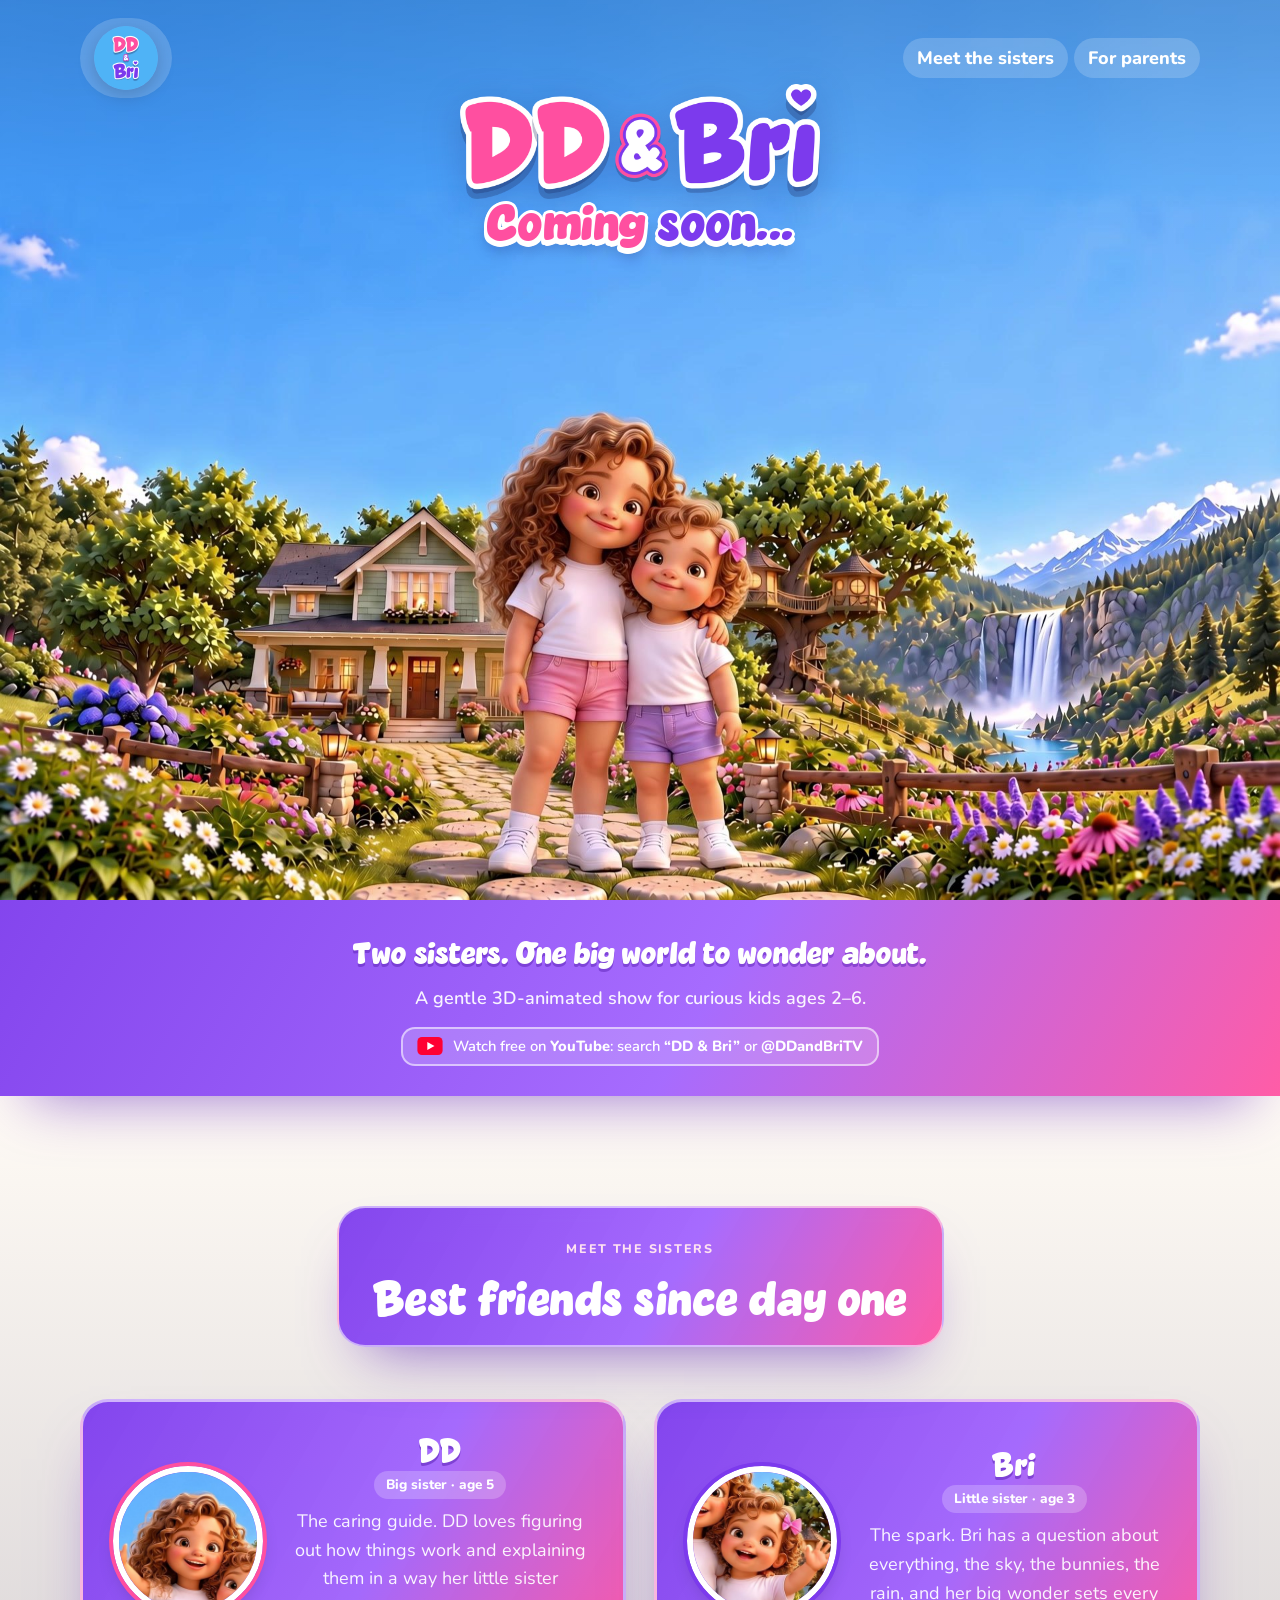
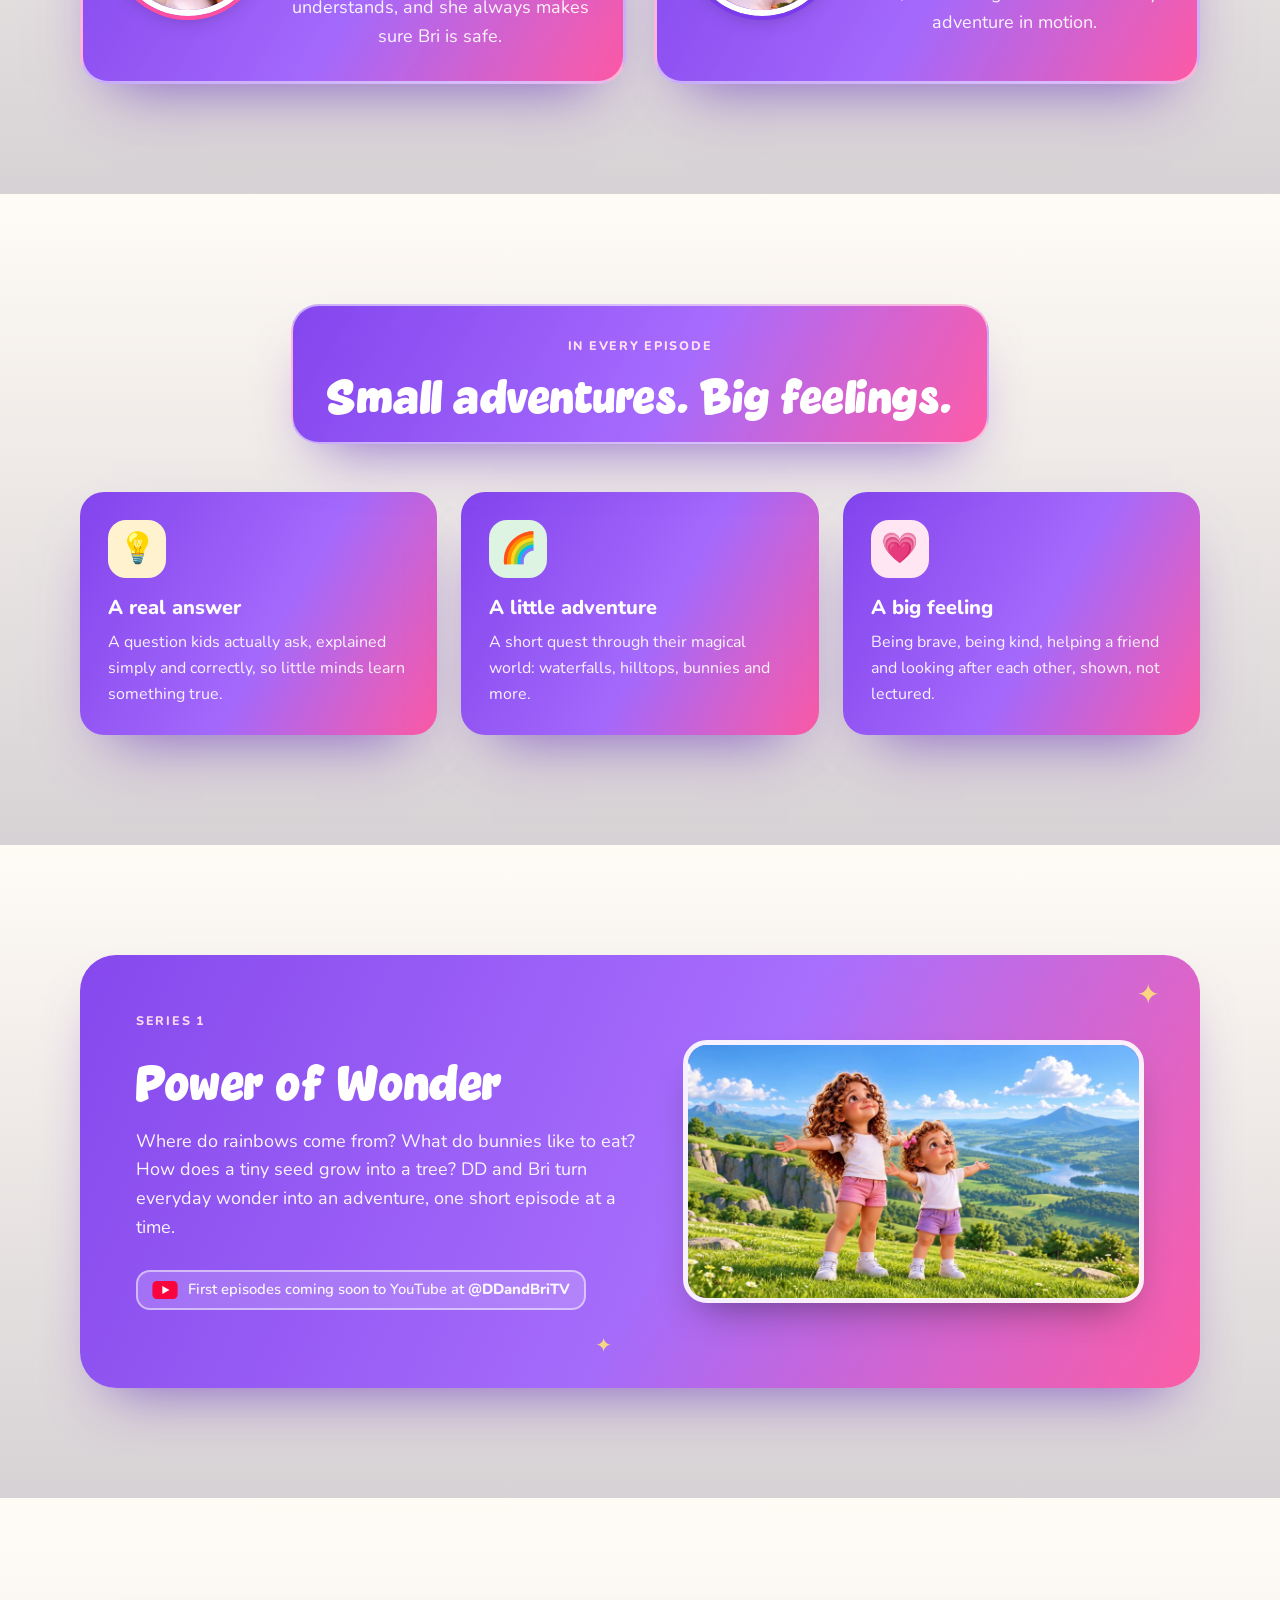
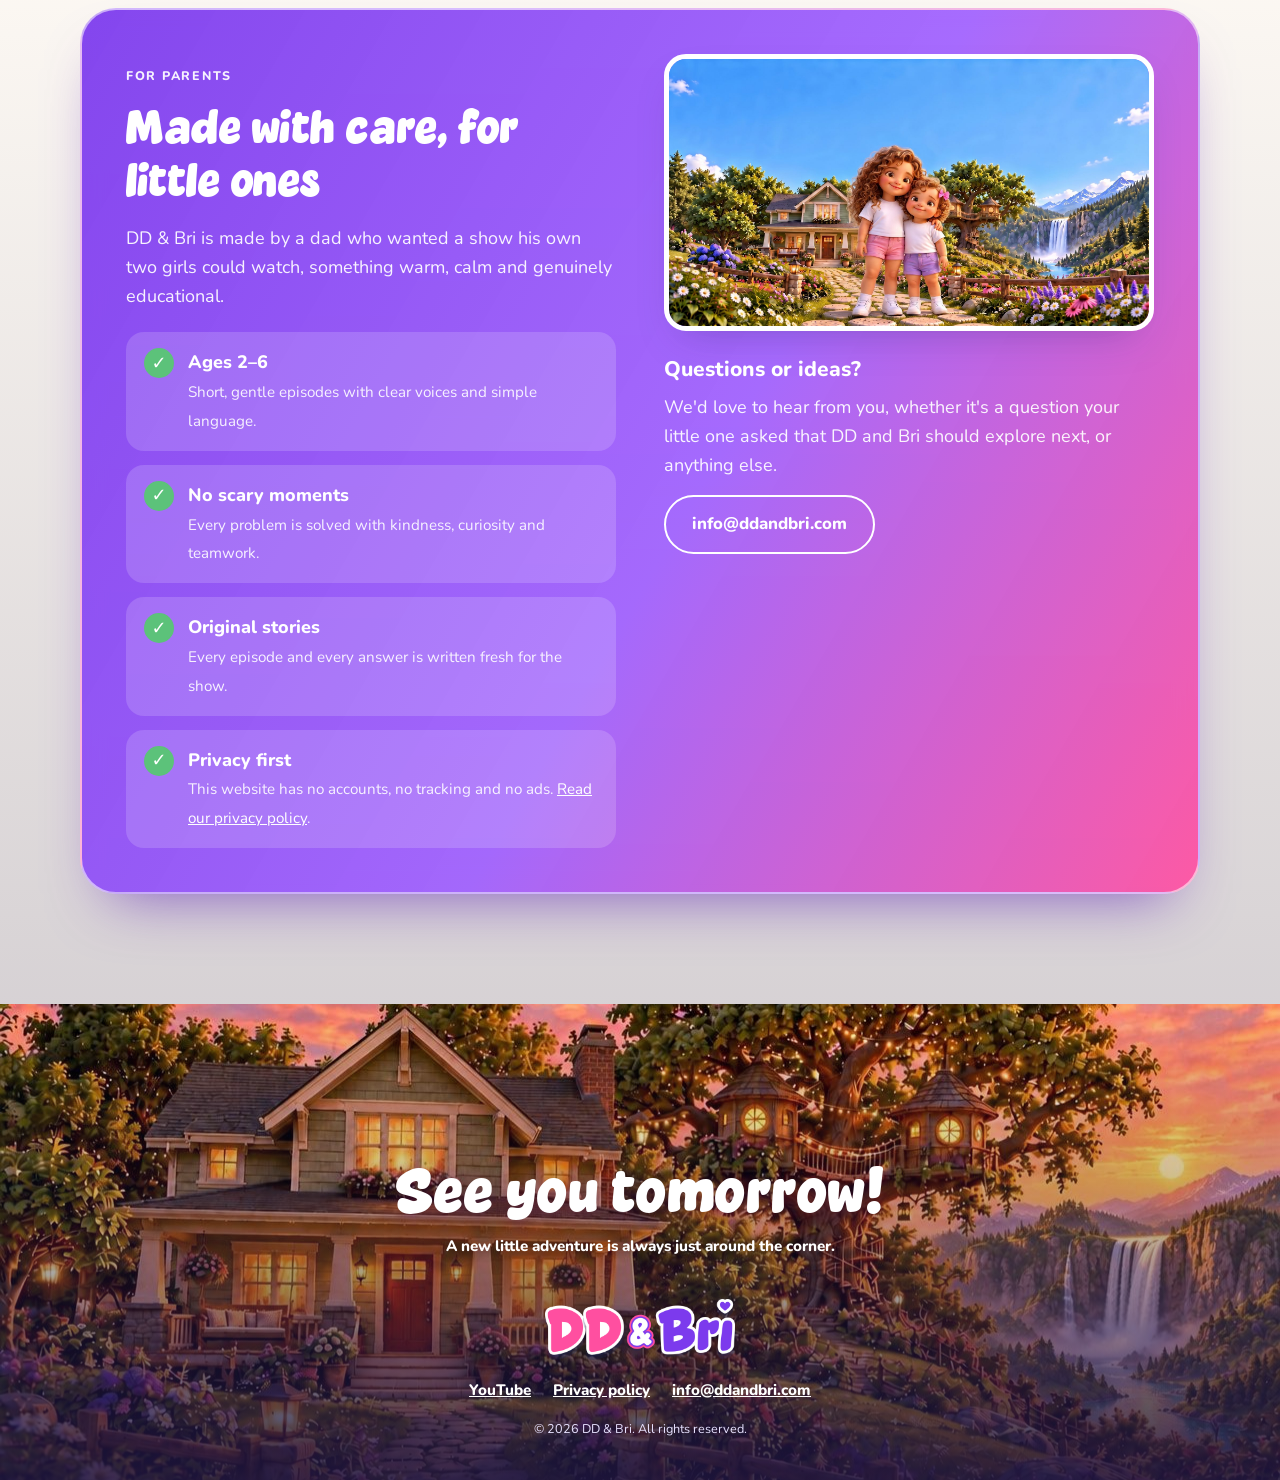
<file: index.html>
<!doctype html>
<html lang="en">
<head>
<meta charset="utf-8">
<meta name="viewport" content="width=device-width,initial-scale=1">
<title>DD &amp; Bri — two sisters, one big world to wonder about</title>
<meta name="description" content="DD &amp; Bri is a gentle 3D-animated show for kids ages 2–6. Big sister DD and little sister Bri explore their world, answer curious questions and learn to be kind, brave and helpful.">
<meta property="og:title" content="DD &amp; Bri">
<meta property="og:description" content="Two sisters. One big world to wonder about. A gentle 3D-animated show for kids ages 2–6.">
<meta property="og:image" content="https://ddandbri.com/assets/og-image.jpg">
<meta property="og:url" content="https://ddandbri.com/">
<meta name="theme-color" content="#4FB3F6">
<link rel="icon" href="assets/favicon.png">
<link rel="apple-touch-icon" href="assets/apple-touch-icon.png">
<link rel="preload" href="assets/fonts/vaseline-extra.woff2" as="font" type="font/woff2" crossorigin>
<link rel="preload" href="assets/hero-girls.jpg" as="image">
<link rel="stylesheet" href="assets/site.css?v=6">
</head>
<body>

<header class="nav">
  <div class="wrap">
    <a href="/" aria-label="DD &amp; Bri home"><img class="mini-logo" src="assets/icon-256.png" alt="DD &amp; Bri"></a>
    <ul>
      <li><a href="#meet">Meet the sisters</a></li>
      <li><a href="#parents">For parents</a></li>
    </ul>
  </div>
</header>

<section class="hero world-hero" aria-label="Welcome to DD and Bri's world">
  <span class="cloud c1"></span><span class="cloud c2"></span><span class="cloud c3"></span>
  <div class="wrap">
    <h1><img class="logo" src="assets/logo.png" alt="DD &amp; Bri"></h1>
    <p class="soon-title display"><span class="cb-pink">Coming</span> <span class="cb-purple">soon...</span></p>
  </div>
  <a class="scroll-cue" href="#meet">Come explore ↓</a>
</section>

<section class="hero-band" aria-label="Where to watch">
  <div class="wrap">
    <p class="tag">Two sisters. One big world to wonder about.</p>
    <p class="sub">A gentle 3D-animated show for curious kids ages 2–6.</p>
    <p class="where">
      <svg width="26" height="18" viewBox="0 0 28 20" aria-hidden="true"><rect width="28" height="20" rx="5" fill="#FF0033"/><path d="M11 5.5v9l8-4.5z" fill="#fff"/></svg>
      <span>Watch free on <b>YouTube</b>: search <b>“DD &amp; Bri”</b> or <b>@DDandBriTV</b></span>
    </p>
  </div>
</section>


<section id="meet" class="world" style="background-image:url(assets/waterfall.jpg)">
  <div class="wrap center">
    <div class="sign">
      <p class="eyebrow">Meet the sisters</p>
      <h2 class="display">Best friends since day one</h2>
    </div>
    <div class="sisters">
      <article class="sister dd">
        <img src="assets/dd.jpg" alt="DD, smiling with long curly hair" width="600" height="600">
        <div>
          <h3 class="display">DD</h3>
          <span class="age">Big sister · age 5</span>
          <p>The caring guide. DD loves figuring out how things work and explaining them in a way her little sister understands, and she always makes sure Bri is safe.</p>
        </div>
      </article>
      <article class="sister bri">
        <img src="assets/bri.jpg" alt="Bri, giggling with a pink bow in her hair" width="600" height="600">
        <div>
          <h3 class="display">Bri</h3>
          <span class="age">Little sister · age 3</span>
          <p>The spark. Bri has a question about everything, the sky, the bunnies, the rain, and her big wonder sets every adventure in motion.</p>
        </div>
      </article>
    </div>
  </div>
</section>

<section class="world" style="background-image:url(assets/w-valley.jpg)">
  <div class="wrap center">
    <div class="sign">
      <p class="eyebrow">In every episode</p>
      <h2 class="display">Small adventures. Big feelings.</h2>
    </div>
    <div class="features">
      <div class="feature"><div class="ico" aria-hidden="true">💡</div><h3>A real answer</h3><p>A question kids actually ask, explained simply and correctly, so little minds learn something true.</p></div>
      <div class="feature"><div class="ico" aria-hidden="true">🌈</div><h3>A little adventure</h3><p>A short quest through their magical world: waterfalls, hilltops, bunnies and more.</p></div>
      <div class="feature"><div class="ico" aria-hidden="true">💗</div><h3>A big feeling</h3><p>Being brave, being kind, helping a friend and looking after each other, shown, not lectured.</p></div>
    </div>
  </div>
</section>

<section class="world" style="background-image:url(assets/w-bridge.jpg)">
  <div class="wrap">
    <div class="series on-world">
      <span class="star" style="top:18px;right:40px;font-size:28px">✦</span>
      <span class="star" style="bottom:26px;left:46%;font-size:20px;animation-delay:-1.2s">✦</span>
      <div>
        <p class="eyebrow">Series 1</p>
        <h2 class="display">Power of Wonder</h2>
        <p>Where do rainbows come from? What do bunnies like to eat? How does a tiny seed grow into a tree? DD and Bri turn everyday wonder into an adventure, one short episode at a time.</p>
        <p class="where on-dark">
          <svg width="26" height="18" viewBox="0 0 28 20" aria-hidden="true"><rect width="28" height="20" rx="5" fill="#FF0033"/><path d="M11 5.5v9l8-4.5z" fill="#fff"/></svg>
          <span>First episodes coming soon to YouTube at <b>@DDandBriTV</b></span>
        </p>
      </div>
      <img src="assets/hilltop.jpg" width="1920" height="1080" alt="DD and Bri on a sunny hilltop looking out over a river valley">
    </div>
  </div>
</section>

<section id="parents" class="world" style="background-image:url(assets/bunnies.jpg)">
  <div class="wrap">
    <div class="glass parents">
      <div>
        <p class="eyebrow">For parents</p>
        <h2 class="display">Made with care, for little ones</h2>
        <p style="margin:0;color:var(--ink-soft)">DD &amp; Bri is made by a dad who wanted a show his own two girls could watch, something warm, calm and genuinely educational.</p>
        <ul class="checks">
          <li><span class="k">✓</span><div><b>Ages 2–6</b><small>Short, gentle episodes with clear voices and simple language.</small></div></li>
          <li><span class="k">✓</span><div><b>No scary moments</b><small>Every problem is solved with kindness, curiosity and teamwork.</small></div></li>
          <li><span class="k">✓</span><div><b>Original stories</b><small>Every episode and every answer is written fresh for the show.</small></div></li>
          <li><span class="k">✓</span><div><b>Privacy first</b><small>This website has no accounts, no tracking and no ads. <a href="/privacy/">Read our privacy policy</a>.</small></div></li>
        </ul>
      </div>
      <div>
        <img src="assets/home-scene.jpg" width="1800" height="1005" alt="DD with her arm around her little sister Bri in front of their house" style="border-radius:22px;border:5px solid #fff;box-shadow:var(--shadow);margin-bottom:22px">
        <h3 style="margin:0 0 6px">Questions or ideas?</h3>
        <p style="margin:0 0 16px;color:var(--ink-soft)">We'd love to hear from you, whether it's a question your little one asked that DD and Bri should explore next, or anything else.</p>
        <a class="btn btn-ghost" style="color:var(--purple);border-color:var(--purple)" href="mailto:info@ddandbri.com">info@ddandbri.com</a>
      </div>
    </div>
  </div>
</section>

<footer class="site-foot">
  <div class="wrap">
    <p class="display bye">See you tomorrow!</p>
    <p class="bye-sub">A new little adventure is always just around the corner.</p>
    <img class="f-logo" src="assets/logo.png" alt="DD &amp; Bri">
    <nav>
      <a href="https://www.youtube.com/@DDandBriTV" target="_blank" rel="noopener">YouTube</a>
      <a href="/privacy/">Privacy policy</a>
      <a href="mailto:info@ddandbri.com">info@ddandbri.com</a>
    </nav>
    <small>© 2026 DD &amp; Bri. All rights reserved.</small>
  </div>
</footer>
</body>
</html>
</file>
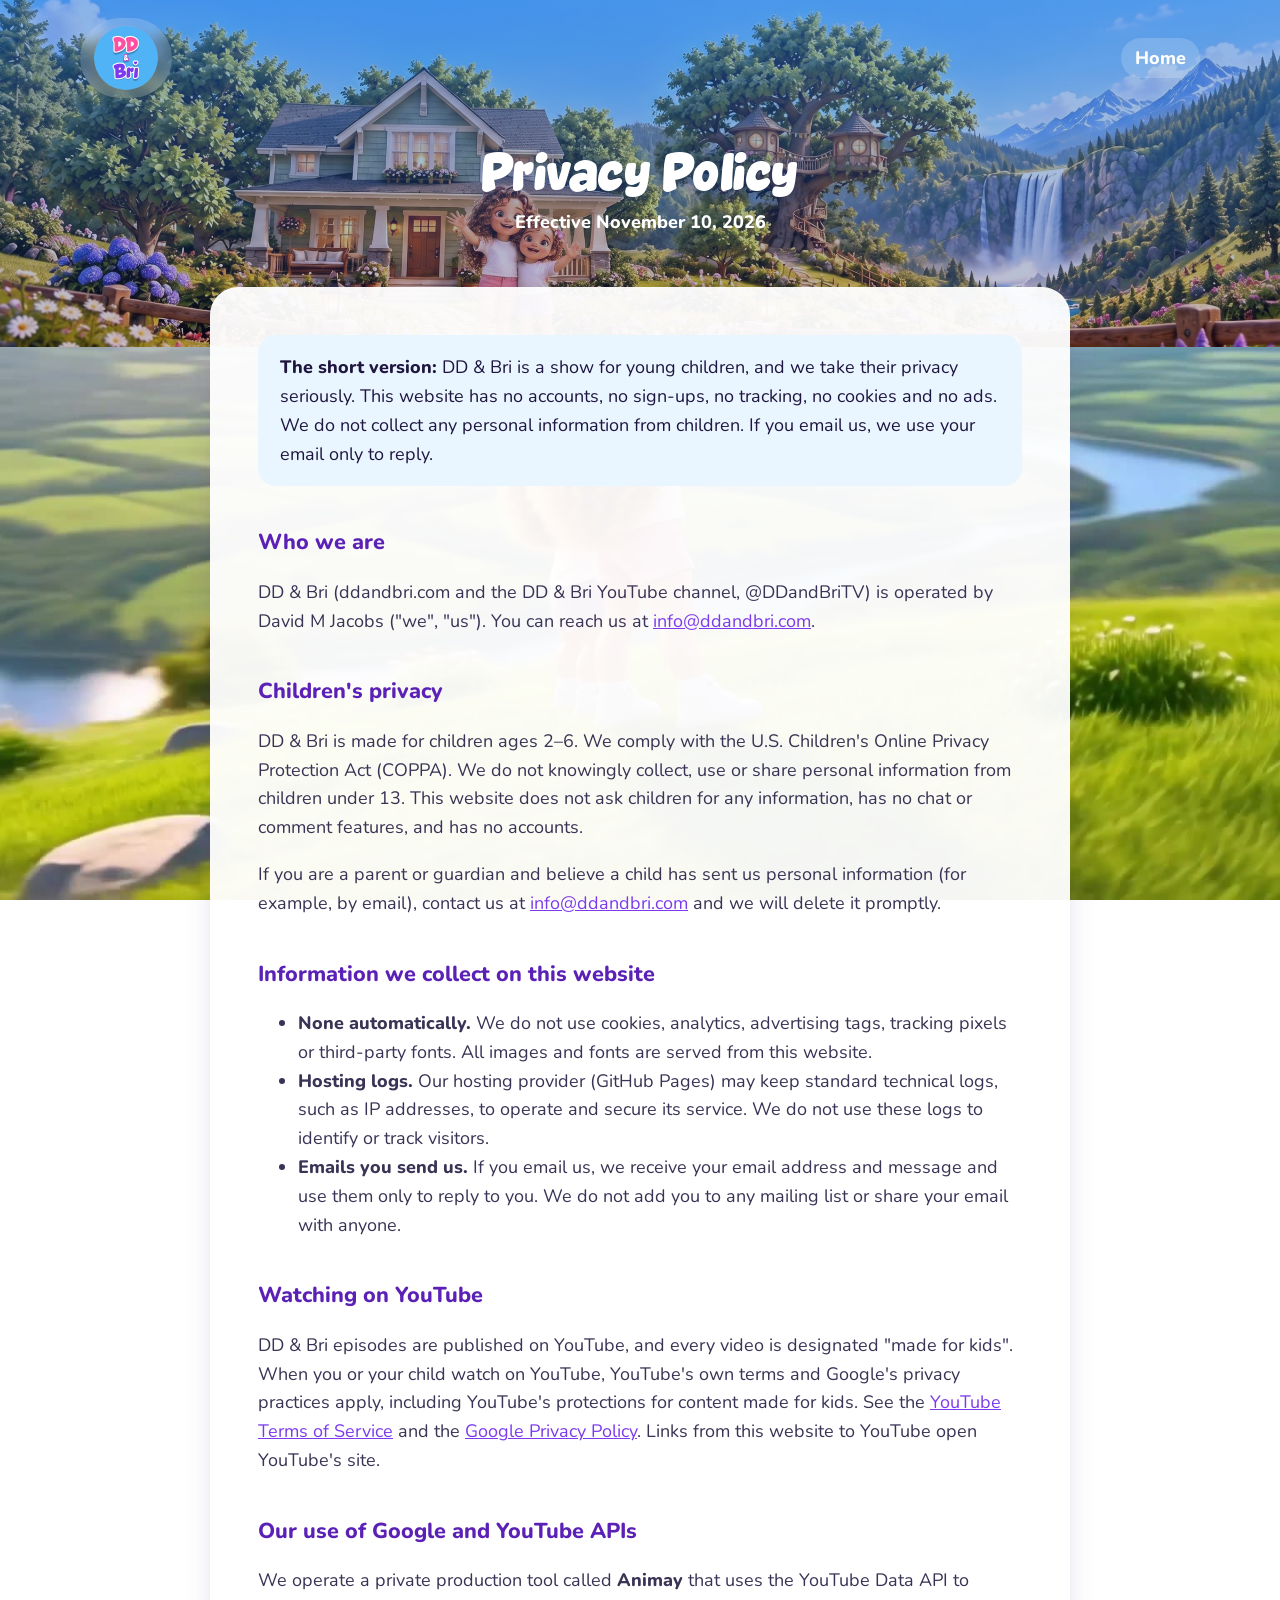
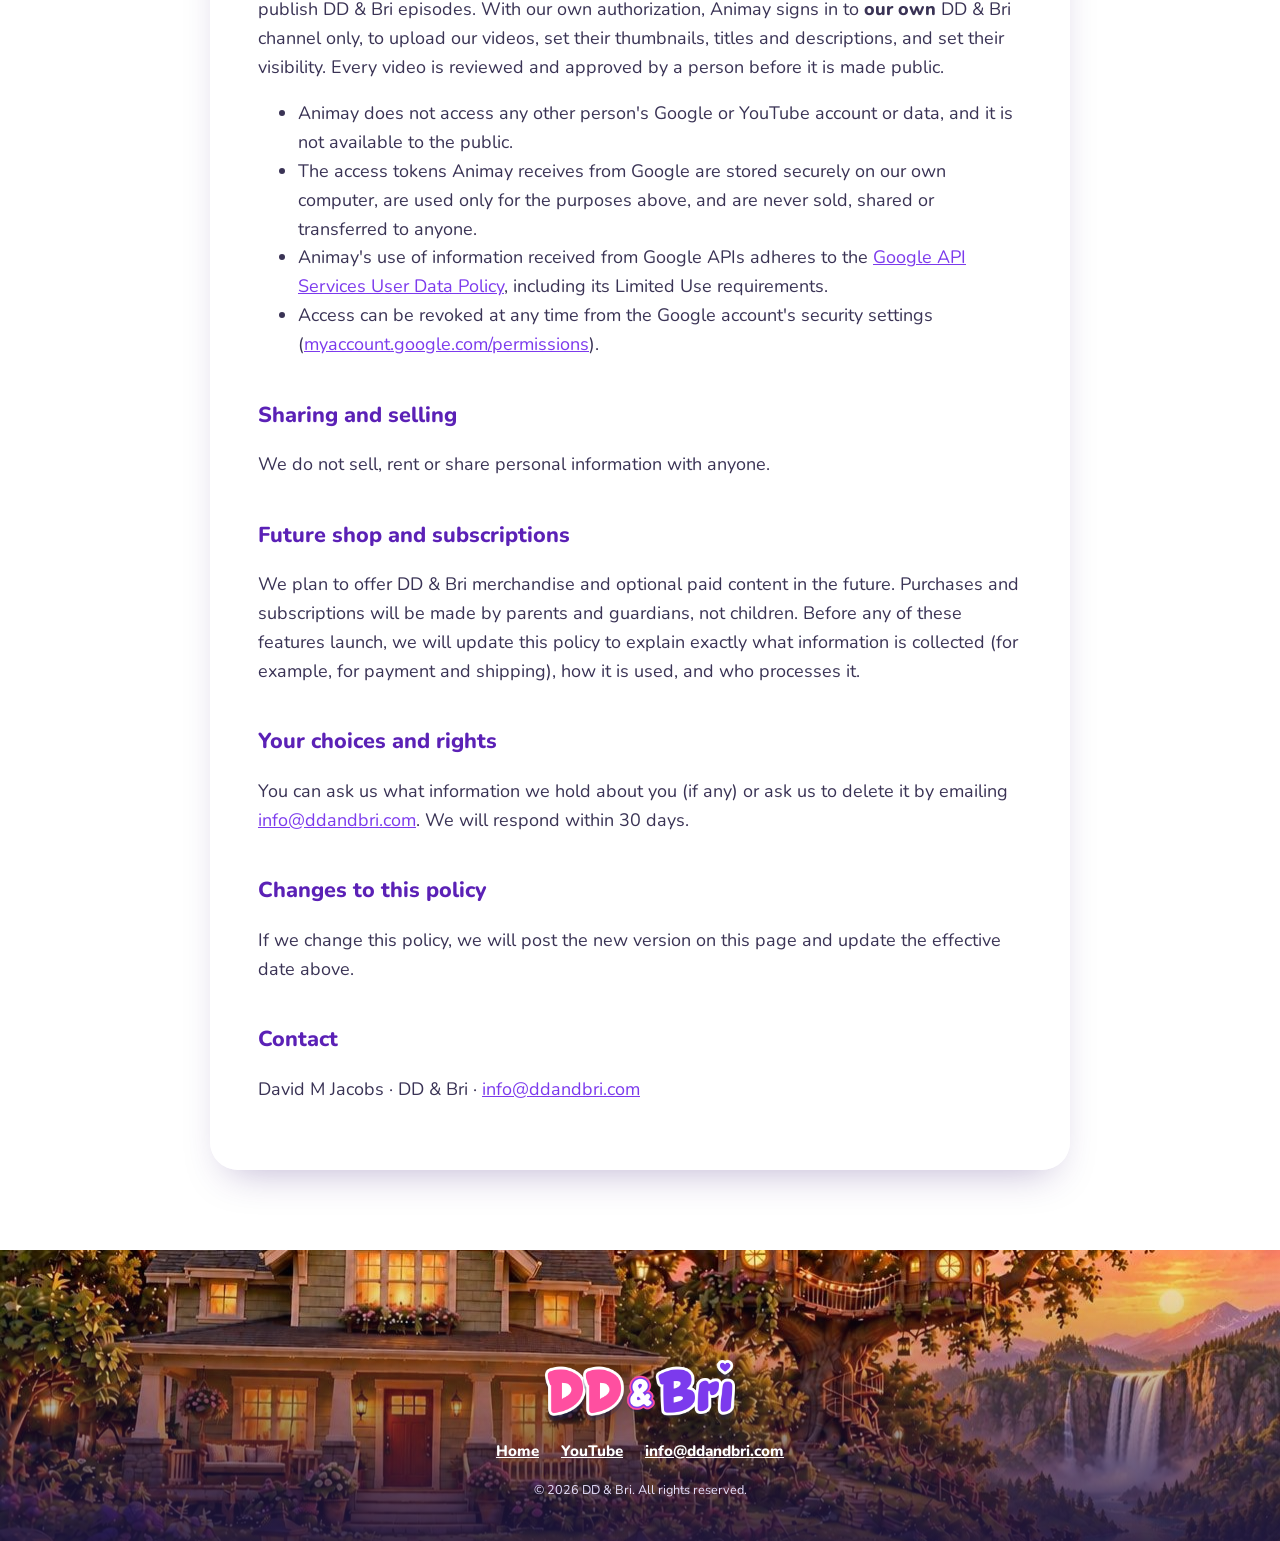
<file: privacy/index.html>
<!doctype html>
<html lang="en">
<head>
<meta charset="utf-8">
<meta name="viewport" content="width=device-width,initial-scale=1">
<title>Privacy Policy — DD &amp; Bri</title>
<meta name="description" content="How DD &amp; Bri handles information: no accounts, no tracking, no data collected from children.">
<meta name="theme-color" content="#4FB3F6">
<link rel="icon" href="/assets/favicon.png">
<link rel="stylesheet" href="/assets/site.css?v=6">
<style>
.page-hero{position:relative;isolation:isolate;background:url(/assets/w-home-day.jpg) center 70%/cover;padding:140px 0 110px}
.page-hero::before{content:"";position:absolute;inset:0;z-index:-1;background:linear-gradient(180deg,rgba(40,120,220,.55),rgba(31,22,64,.25))}
body{background:url(/assets/w-valley.jpg) center/cover fixed}
.legal{background:rgba(255,255,255,.95)}
</style>
</head>
<body>

<header class="nav">
  <div class="wrap">
    <a href="/" aria-label="DD &amp; Bri home"><img class="mini-logo" src="/assets/icon-256.png" alt="DD &amp; Bri"></a>
    <ul><li><a href="/">Home</a></li></ul>
  </div>
</header>

<div class="page-hero">
  <div class="wrap">
    <h1 class="display">Privacy Policy</h1>
    <p>Effective November 10, 2026</p>
  </div>
</div>

<main class="wrap">
  <article class="legal" style="margin-top:-60px">
    <div class="summary">
      <strong>The short version:</strong> DD &amp; Bri is a show for young children, and we take their privacy seriously.
      This website has no accounts, no sign-ups, no tracking, no cookies and no ads. We do not collect any personal
      information from children. If you email us, we use your email only to reply.
    </div>

    <h2>Who we are</h2>
    <p>DD &amp; Bri (ddandbri.com and the DD &amp; Bri YouTube channel, @DDandBriTV) is operated by David M Jacobs
      ("we", "us"). You can reach us at <a href="mailto:info@ddandbri.com">info@ddandbri.com</a>.</p>

    <h2>Children's privacy</h2>
    <p>DD &amp; Bri is made for children ages 2–6. We comply with the U.S. Children's Online Privacy Protection Act
      (COPPA). We do not knowingly collect, use or share personal information from children under 13. This website
      does not ask children for any information, has no chat or comment features, and has no accounts.</p>
    <p>If you are a parent or guardian and believe a child has sent us personal information (for example, by email),
      contact us at <a href="mailto:info@ddandbri.com">info@ddandbri.com</a> and we will delete it promptly.</p>

    <h2>Information we collect on this website</h2>
    <ul>
      <li><strong>None automatically.</strong> We do not use cookies, analytics, advertising tags, tracking pixels or
        third-party fonts. All images and fonts are served from this website.</li>
      <li><strong>Hosting logs.</strong> Our hosting provider (GitHub Pages) may keep standard technical logs, such as
        IP addresses, to operate and secure its service. We do not use these logs to identify or track visitors.</li>
      <li><strong>Emails you send us.</strong> If you email us, we receive your email address and message and use them only
        to reply to you. We do not add you to any mailing list or share your email with anyone.</li>
    </ul>

    <h2>Watching on YouTube</h2>
    <p>DD &amp; Bri episodes are published on YouTube, and every video is designated "made for kids". When you or your
      child watch on YouTube, YouTube's own terms and Google's privacy practices apply, including YouTube's protections
      for content made for kids. See the <a href="https://www.youtube.com/t/terms" target="_blank" rel="noopener">YouTube
      Terms of Service</a> and the <a href="https://policies.google.com/privacy" target="_blank" rel="noopener">Google
      Privacy Policy</a>. Links from this website to YouTube open YouTube's site.</p>

    <h2>Our use of Google and YouTube APIs</h2>
    <p>We operate a private production tool called <strong>Animay</strong> that uses the YouTube Data API to publish
      DD &amp; Bri episodes. With our own authorization, Animay signs in to <strong>our own</strong> DD &amp; Bri channel
      only, to upload our videos, set their thumbnails, titles and descriptions, and set their visibility. Every video is
      reviewed and approved by a person before it is made public.</p>
    <ul>
      <li>Animay does not access any other person's Google or YouTube account or data, and it is not available to the
        public.</li>
      <li>The access tokens Animay receives from Google are stored securely on our own computer, are used only for the
        purposes above, and are never sold, shared or transferred to anyone.</li>
      <li>Animay's use of information received from Google APIs adheres to the
        <a href="https://developers.google.com/terms/api-services-user-data-policy" target="_blank" rel="noopener">Google
        API Services User Data Policy</a>, including its Limited Use requirements.</li>
      <li>Access can be revoked at any time from the Google account's security settings
        (<a href="https://myaccount.google.com/permissions" target="_blank" rel="noopener">myaccount.google.com/permissions</a>).</li>
    </ul>

    <h2>Sharing and selling</h2>
    <p>We do not sell, rent or share personal information with anyone.</p>

    <h2>Future shop and subscriptions</h2>
    <p>We plan to offer DD &amp; Bri merchandise and optional paid content in the future. Purchases and subscriptions
      will be made by parents and guardians, not children. Before any of these features launch, we will update this
      policy to explain exactly what information is collected (for example, for payment and shipping), how it is used,
      and who processes it.</p>

    <h2>Your choices and rights</h2>
    <p>You can ask us what information we hold about you (if any) or ask us to delete it by emailing
      <a href="mailto:info@ddandbri.com">info@ddandbri.com</a>. We will respond within 30 days.</p>

    <h2>Changes to this policy</h2>
    <p>If we change this policy, we will post the new version on this page and update the effective date above.</p>

    <h2>Contact</h2>
    <p>David M Jacobs · DD &amp; Bri · <a href="mailto:info@ddandbri.com">info@ddandbri.com</a></p>
  </article>
</main>

<footer class="site-foot" style="padding-top:110px">
  <div class="wrap">
    <img class="f-logo" src="/assets/logo.png" alt="DD &amp; Bri">
    <nav>
      <a href="/">Home</a>
      <a href="https://www.youtube.com/@DDandBriTV" target="_blank" rel="noopener">YouTube</a>
      <a href="mailto:info@ddandbri.com">info@ddandbri.com</a>
    </nav>
    <small>© 2026 DD &amp; Bri. All rights reserved.</small>
  </div>
</footer>
</body>
</html>
</file>
<file: assets/site.css>
@font-face{font-family:"Vaseline Extra";src:url(fonts/vaseline-extra.woff2) format("woff2");font-display:swap}
@font-face{font-family:Nunito;font-weight:400;src:url(fonts/nunito-latin-400-normal.woff2) format("woff2");font-display:swap}
@font-face{font-family:Nunito;font-weight:600;src:url(fonts/nunito-latin-600-normal.woff2) format("woff2");font-display:swap}
@font-face{font-family:Nunito;font-weight:800;src:url(fonts/nunito-latin-800-normal.woff2) format("woff2");font-display:swap}

:root{
  --pink:#FF4FA0; --pink-deep:#E0307F; --purple:#7C3AED; --purple-deep:#5B21B6;
  --sky:#4FB3F6; --sky-soft:#EAF6FF; --cream:#FFFBF5; --ink:#1F1640; --ink-soft:#5B5578;
  --sun:#FFC83D; --leaf:#5CC27A; --card:#FFFFFF; --line:#ECE6F5;
  --radius:28px; --shadow:0 18px 40px -18px rgba(60,30,120,.35);
}
*{box-sizing:border-box}
html{scroll-behavior:smooth}
body{margin:0;font-family:Nunito,system-ui,-apple-system,"Segoe UI",sans-serif;color:var(--ink);background:var(--cream);
  font-size:18px;line-height:1.6;-webkit-font-smoothing:antialiased}
img{max-width:100%;height:auto;display:block}
a{color:var(--purple)}
.wrap{width:min(1120px,100% - 40px);margin-inline:auto}
.display{font-family:"Vaseline Extra",Nunito,sans-serif;font-weight:400;letter-spacing:.5px;line-height:1.05}
.eyebrow{font-weight:800;text-transform:uppercase;letter-spacing:.14em;font-size:.78rem;color:var(--purple)}

/* nav */
.nav{position:absolute;inset:0 0 auto;z-index:5}
.nav .wrap{display:flex;align-items:center;justify-content:space-between;padding:18px 0}
.nav .mini-logo{width:64px;height:64px;border-radius:50%;box-shadow:0 6px 18px rgba(0,0,0,.18)}
.nav ul{display:flex;gap:6px;list-style:none;margin:0;padding:0}
.nav a{color:#fff;text-decoration:none;font-weight:800;padding:8px 14px;border-radius:999px;background:rgba(255,255,255,.18);backdrop-filter:blur(6px)}
.nav a:hover{background:rgba(255,255,255,.32)}

/* hero */
.hero{position:relative;overflow:hidden;background:var(--sky) url(sky.jpg) center/cover;padding:120px 0 0;text-align:center;color:#fff}
.hero h1{margin:0}
.hero .logo{width:min(640px,88%);margin:10px auto 6px;filter:drop-shadow(0 10px 18px rgba(30,40,120,.25));animation:pop .9s cubic-bezier(.2,1.6,.4,1) both}
.hero .tag{font-size:clamp(1.25rem,2.6vw,1.75rem);font-weight:800;margin:6px auto 4px;text-shadow:0 2px 10px rgba(20,60,140,.35)}
.hero .sub{max-width:620px;margin:0 auto 26px;font-weight:600;opacity:.95;text-shadow:0 1px 8px rgba(20,60,140,.35)}
.btns{display:flex;gap:12px;justify-content:center;flex-wrap:wrap}
.btn{display:inline-flex;align-items:center;gap:10px;font-weight:800;text-decoration:none;border-radius:999px;padding:14px 26px;font-size:1.05rem;transition:transform .15s ease,box-shadow .15s ease}
.btn:hover{transform:translateY(-2px)}
.btn-yt{background:#fff;color:var(--ink);box-shadow:0 10px 24px -8px rgba(0,0,0,.35)}
.btn-yt svg{width:26px;height:18px}
.btn-ghost{color:#fff;border:2px solid rgba(255,255,255,.85)}
.scene{position:relative;margin:46px auto 0;width:min(1000px,94%);border-radius:var(--radius) var(--radius) 0 0;overflow:hidden;box-shadow:0 -10px 40px rgba(20,40,120,.25);border:6px solid #fff;border-bottom:0}
.cloud{position:absolute;background:#fff;border-radius:999px;opacity:.85;filter:blur(.4px);animation:drift linear infinite}
.cloud::before,.cloud::after{content:"";position:absolute;background:#fff;border-radius:50%}
.cloud::before{width:55%;height:160%;left:15%;top:-70%}
.cloud::after{width:40%;height:120%;right:12%;top:-45%}
.c1{width:120px;height:34px;top:5%;left:-140px;animation-duration:48s}
.c2{width:90px;height:26px;top:2.5%;left:-120px;animation-duration:62s;animation-delay:-20s}
.c3{width:150px;height:40px;top:7%;left:-160px;animation-duration:75s;animation-delay:-45s}
@keyframes drift{to{transform:translateX(calc(100vw + 340px))}}
@keyframes pop{0%{transform:scale(.6);opacity:0}100%{transform:scale(1);opacity:1}}

/* sections */
section{padding:84px 0}
.center{text-align:center}
h2.display{font-size:clamp(2rem,4.6vw,3.2rem);margin:.2em 0 .35em}
.lede{max-width:640px;margin:0 auto;color:var(--ink-soft);font-size:1.1rem}

.sisters{display:grid;grid-template-columns:repeat(2,1fr);gap:28px;margin-top:44px}
.sister{background:var(--card);border-radius:var(--radius);padding:30px;box-shadow:var(--shadow);display:flex;gap:24px;align-items:center;border:3px solid transparent}
.sister.dd{border-color:#FFD3E8}.sister.bri{border-color:#E1D3FB}
.sister img{width:150px;height:150px!important;border-radius:50%;object-fit:cover;flex:none;border:6px solid #fff;box-shadow:0 8px 20px -6px rgba(0,0,0,.25)}
.sister.dd img{outline:4px solid var(--pink)}.sister.bri img{outline:4px solid var(--purple)}
.sister h3{margin:0;font-size:2.2rem}
.sister.dd h3{color:var(--pink)}.sister.bri h3{color:var(--purple)}
.sister .age{display:inline-block;font-weight:800;font-size:.85rem;padding:3px 12px;border-radius:999px;margin:2px 0 8px}
.sister.dd .age{background:#FFE6F2;color:var(--pink-deep)}.sister.bri .age{background:#EFE7FE;color:var(--purple-deep)}
.sister p{margin:0;color:var(--ink-soft)}

.band{background:linear-gradient(180deg,var(--sky-soft),#fff)}
.features{display:grid;grid-template-columns:repeat(3,1fr);gap:24px;margin-top:40px}
.feature{background:#fff;border-radius:24px;padding:28px;box-shadow:var(--shadow);text-align:left}
.feature .ico{width:58px;height:58px;border-radius:18px;display:grid;place-items:center;font-size:30px;margin-bottom:14px}
.feature:nth-child(1) .ico{background:#FFF3CF}.feature:nth-child(2) .ico{background:#DDF4E3}.feature:nth-child(3) .ico{background:#FFE6F2}
.feature h3{margin:0 0 6px;font-size:1.25rem}
.feature p{margin:0;color:var(--ink-soft);font-size:1rem}

.series{position:relative;overflow:hidden;border-radius:36px;background:linear-gradient(120deg,var(--purple),#9D5CFF 55%,var(--pink));color:#fff;padding:56px;display:grid;grid-template-columns:1.1fr 1fr;gap:40px;align-items:center;box-shadow:0 30px 60px -30px rgba(91,33,182,.7)}
.series .eyebrow{color:#FFE2F1}
.series h2{margin:.15em 0 .3em;font-size:clamp(2.2rem,5vw,3.4rem)}
.series p{margin:0 0 22px;opacity:.95}
.series img{border-radius:24px;border:5px solid rgba(255,255,255,.9);box-shadow:0 20px 40px -18px rgba(0,0,0,.45)}
.star{position:absolute;color:#FFE27A;opacity:.9;animation:twinkle 2.6s ease-in-out infinite}
@keyframes twinkle{50%{transform:scale(.6) rotate(20deg);opacity:.35}}

.parents{display:grid;grid-template-columns:1fr 1fr;gap:48px;align-items:start}
.checks{list-style:none;padding:0;margin:22px 0 0;display:grid;gap:14px}
.checks li{display:flex;gap:14px;align-items:flex-start;background:#fff;border-radius:18px;padding:16px 18px;box-shadow:0 8px 24px -16px rgba(60,30,120,.35)}
.checks b{display:block}
.checks span.k{flex:none;width:30px;height:30px;border-radius:50%;background:var(--leaf);color:#fff;display:grid;place-items:center;font-weight:800}
.checks small{color:var(--ink-soft);font-size:.95rem}
.note{background:#fff;border-radius:var(--radius);padding:30px;box-shadow:var(--shadow);border:2px dashed #E1D3FB}
.note h3{margin-top:0}

.soon{display:grid;grid-template-columns:repeat(4,1fr);gap:18px;margin-top:36px}
.soon div{background:#fff;border-radius:22px;padding:22px 14px;text-align:center;box-shadow:var(--shadow);font-weight:800}
.soon .em{font-size:40px;display:block;margin-bottom:6px}
.pill{display:inline-block;background:var(--sun);color:var(--ink);font-weight:800;border-radius:999px;padding:6px 16px;font-size:.9rem}

footer{background:var(--ink);color:#CFC8EA;padding:44px 0;font-size:.95rem}
footer .wrap{display:flex;flex-wrap:wrap;gap:20px;justify-content:space-between;align-items:center}
footer a{color:#fff;font-weight:700}
footer .f-logo{width:150px}
footer nav{display:flex;gap:18px;flex-wrap:wrap}

/* privacy page */
.page-hero{background:var(--sky) url(sky.jpg) center/cover;padding:110px 0 60px;text-align:center;color:#fff}
.page-hero h1{font-size:clamp(2.4rem,6vw,3.6rem);margin:0;text-shadow:0 3px 12px rgba(20,60,140,.35)}
.page-hero p{margin:8px 0 0;font-weight:700}
.legal{background:#fff;border-radius:var(--radius);box-shadow:var(--shadow);padding:48px;margin:-30px auto 80px;position:relative;max-width:860px}
.legal h2{font-size:1.35rem;margin:1.8em 0 .4em;color:var(--purple-deep)}
.legal h2:first-child{margin-top:0}
.legal p,.legal li{color:#3A3355}
.legal .summary{background:var(--sky-soft);border-radius:18px;padding:18px 22px;margin-bottom:10px}

@media (max-width:860px){
  .sisters,.features,.parents,.series{grid-template-columns:1fr}
  .soon{grid-template-columns:repeat(2,1fr)}
  .series{padding:34px}
  .nav ul{display:none}
  .sister{flex-direction:column;text-align:center}
  .legal{padding:28px}
}
@media (prefers-reduced-motion:reduce){*{animation:none!important;transition:none!important}}

.hero .wrap{position:relative;z-index:2}
.cloud{z-index:1}
.scene{z-index:2}
.hero .tag,.hero .sub{position:relative}
@media (max-width:860px){.c1,.c2,.c3{top:1.2%}.c3{display:none}}

/* ===== World backdrops (v2) ===== */
.hero.world-hero{min-height:100vh;min-height:100svh;padding:110px 0 0;display:flex;flex-direction:column;justify-content:flex-start;
  background:url(w-home-day.jpg) center 78%/cover no-repeat}
.hero.world-hero::before{content:"";position:absolute;inset:0;background:linear-gradient(180deg,rgba(40,120,220,.55) 0%,rgba(79,179,246,.15) 38%,rgba(0,0,0,0) 60%,rgba(31,22,64,.25) 100%);z-index:0}
.hero.world-hero .scroll-cue{position:absolute;left:50%;bottom:22px;transform:translateX(-50%);z-index:2;color:#fff;font-weight:800;font-size:.9rem;
  background:rgba(31,22,64,.35);backdrop-filter:blur(6px);padding:8px 16px;border-radius:999px;text-decoration:none;animation:bob 2.4s ease-in-out infinite}
@keyframes bob{50%{transform:translate(-50%,6px)}}
.world{position:relative;background-size:cover;background-position:center;isolation:isolate;padding:110px 0}
.world::before{content:"";position:absolute;inset:0;z-index:-1;background:linear-gradient(180deg,rgba(255,251,245,.10),rgba(31,22,64,.18))}
@media (min-width:900px) and (hover:hover){.world,.site-foot{background-attachment:fixed}}
.glass{background:rgba(255,255,255,.84);backdrop-filter:blur(12px) saturate(1.2);-webkit-backdrop-filter:blur(12px) saturate(1.2);
  border:2px solid rgba(255,255,255,.9);border-radius:36px;box-shadow:0 30px 60px -30px rgba(31,22,64,.55);padding:44px}
.sign{display:inline-block;background:rgba(255,255,255,.88);backdrop-filter:blur(10px);border-radius:28px;padding:18px 34px 20px;
  box-shadow:0 20px 40px -24px rgba(31,22,64,.6);border:2px solid #fff;margin-bottom:8px}
.sign h2{margin:.1em 0 0}
.world .feature,.world .sister,.world .soon div,.world .checks li{background:rgba(255,255,255,.93)}
.series.on-world{background:linear-gradient(120deg,rgba(124,58,237,.92),rgba(157,92,255,.88) 55%,rgba(255,79,160,.9))}
.site-foot{position:relative;isolation:isolate;color:#fff;text-align:center;padding:150px 0 40px;background:url(w-home-sunset.jpg) center 60%/cover no-repeat}
.site-foot::before{content:"";position:absolute;inset:0;z-index:-1;background:linear-gradient(180deg,rgba(31,22,64,0) 0%,rgba(31,22,64,.25) 45%,rgba(31,22,64,.88) 100%)}
.site-foot .bye{font-size:clamp(2.4rem,6vw,4.2rem);margin:0 0 10px;text-shadow:0 4px 18px rgba(80,20,60,.55)}
.site-foot .bye-sub{font-weight:700;margin:0 0 40px;text-shadow:0 2px 10px rgba(0,0,0,.4)}
.site-foot .f-logo{width:190px;margin:0 auto 18px;filter:drop-shadow(0 6px 14px rgba(0,0,0,.35))}
.site-foot nav{display:flex;gap:22px;justify-content:center;flex-wrap:wrap;margin-bottom:14px}
.site-foot a{color:#fff;font-weight:800}
.site-foot small{color:#E8E2FF}
@media (max-width:860px){.glass{padding:26px;border-radius:28px}.world{padding:80px 0}.sign{padding:14px 22px}}
.site-foot .wrap{display:block}
.hero-copy{display:inline-block;margin-top:4px;padding:14px 26px 22px;border-radius:30px;background:rgba(31,22,64,.28);backdrop-filter:blur(8px);-webkit-backdrop-filter:blur(8px);max-width:720px}
.hero-copy .sub{margin-bottom:18px}

/* ===== Hero v4 (2026-11-10): girls visible, cloud "Coming soon", info label ===== */
.hero.world-hero{min-height:max(100svh,640px);padding-top:84px;background:#2f7fd6 url(hero-girls.jpg) center bottom/cover no-repeat}
.hero.world-hero::before{background:linear-gradient(180deg,rgba(40,120,220,.25) 0%,rgba(0,0,0,0) 35%)}

.hero.world-hero .logo{width:min(440px,78%,40vh);margin:0 auto}
.cloud-badge{position:relative;width:min(400px,76%,38vh);margin:-14px auto 0;aspect-ratio:420/150;
  filter:drop-shadow(0 10px 14px rgba(30,60,140,.28))}
.cloud-badge .cb-shape{position:absolute;inset:0;width:100%;height:100%}
.cloud-badge .cb-text{position:absolute;left:0;right:0;top:50%;transform:translateY(-38%);text-align:center;white-space:nowrap;
  font-size:min(54px,10.4vw,5vh);line-height:1}
.cb-pink,.cb-purple{paint-order:stroke fill;-webkit-text-stroke:0}
.cb-pink{color:var(--pink);text-shadow:0 2px 0 #fff,0 -2px 0 #fff,2px 0 0 #fff,-2px 0 0 #fff,0 5px 0 var(--pink-deep),0 8px 10px rgba(31,22,64,.25)}
.cb-purple{color:var(--purple);text-shadow:0 2px 0 #fff,0 -2px 0 #fff,2px 0 0 #fff,-2px 0 0 #fff,0 5px 0 var(--purple-deep),0 8px 10px rgba(31,22,64,.25)}
.hero-copy{display:block;margin:4px auto 0;padding:10px 18px 12px;max-width:540px;border-radius:24px}
.hero.world-hero .tag{font-size:clamp(1rem,1.8vw,1.25rem);margin:0 0 8px}
.hero.world-hero .sub{display:none}
.where{display:inline-flex;align-items:center;gap:10px;margin:0;padding:8px 14px;border-radius:14px;background:rgba(255,255,255,.95);
  color:var(--ink);font-weight:600;font-size:.92rem;line-height:1.35;text-align:left;cursor:default}
.where svg{width:26px;height:18px;flex:none}
.where.on-dark{margin-top:6px}
@media (max-width:860px){
  .hero.world-hero{padding-top:78px;min-height:88svh;background-position:48% 100%}
  .hero.world-hero .logo{width:min(290px,72%)}
  .cloud-badge{width:min(300px,78%)}
  .cloud-badge .cb-text{font-size:min(40px,9.6vw)}
  .hero-copy{margin:4px 16px 0;padding:10px 12px 12px}
  .where{font-size:.84rem;padding:8px 10px}
}

.hero-band{background:linear-gradient(180deg,#fff 0%,var(--cream) 100%);text-align:center;padding:26px 0 30px;border-top:6px solid #fff;box-shadow:0 -12px 30px -18px rgba(31,22,64,.4)}
.hero-band .tag{font-family:"Vaseline Extra",Nunito,sans-serif;font-size:clamp(1.4rem,3vw,2.1rem);color:var(--purple);margin:0 0 4px}
.hero-band .sub{margin:0 0 14px;color:var(--ink-soft);font-weight:600}
.hero-band .where{background:#fff;border:2px solid #f0e8ff;box-shadow:0 10px 24px -14px rgba(31,22,64,.45)}

.hero.world-hero .scroll-cue{display:none}

/* ===== v6 (2026-11-10): text-only Coming soon..., purple-pink boxes everywhere ===== */
.soon-title{margin:-4px auto 0;font-size:min(64px,11vw,6vh);line-height:1;position:relative;z-index:2}
.soon-title .cb-pink{color:var(--pink)}
.soon-title .cb-purple{color:var(--purple)}
.soon-title .cb-pink,.soon-title .cb-purple{text-shadow:
  3px 0 0 #fff,-3px 0 0 #fff,0 3px 0 #fff,0 -3px 0 #fff,2px 2px 0 #fff,-2px 2px 0 #fff,2px -2px 0 #fff,-2px -2px 0 #fff,
  0 6px 0 #fff,3px 5px 0 #fff,-3px 5px 0 #fff,0 10px 14px rgba(30,40,120,.35)}
:root{--wonder:linear-gradient(120deg,rgba(124,58,237,.94),rgba(157,92,255,.9) 55%,rgba(255,79,160,.92))}
.world .sign,.world .sister,.world .feature,.world .glass,.hero-band{background:var(--wonder)!important;color:#fff;border-color:rgba(255,255,255,.55)!important;
  box-shadow:0 30px 60px -30px rgba(91,33,182,.7)}
.world .sign .eyebrow,.world .glass .eyebrow{color:#FFE2F1}
.world .sign h2,.world .glass h2,.world .glass h3,.world .feature h3{color:#fff}
.world .sister h3{color:#fff;text-shadow:0 3px 0 rgba(91,33,182,.55)}
.world .sister p,.world .feature p,.world .glass p,.world .lede{color:rgba(255,255,255,.93)!important}
.world .sister .age{background:rgba(255,255,255,.22)!important;color:#fff!important}
.world .checks li{background:rgba(255,255,255,.16)!important;box-shadow:none}
.world .checks small{color:rgba(255,255,255,.9)}
.world .glass a:not(.btn){color:#fff;text-decoration:underline}
.world .glass .btn-ghost{color:#fff!important;border-color:#fff!important}
.hero-band{border-top:0}
.hero-band .tag{color:#fff;text-shadow:0 3px 0 rgba(91,33,182,.5)}
.hero-band .sub{color:rgba(255,255,255,.93)}
.hero-band .where,.where.on-dark{background:rgba(255,255,255,.18);border:2px solid rgba(255,255,255,.55);color:#fff;box-shadow:none}
</file>
